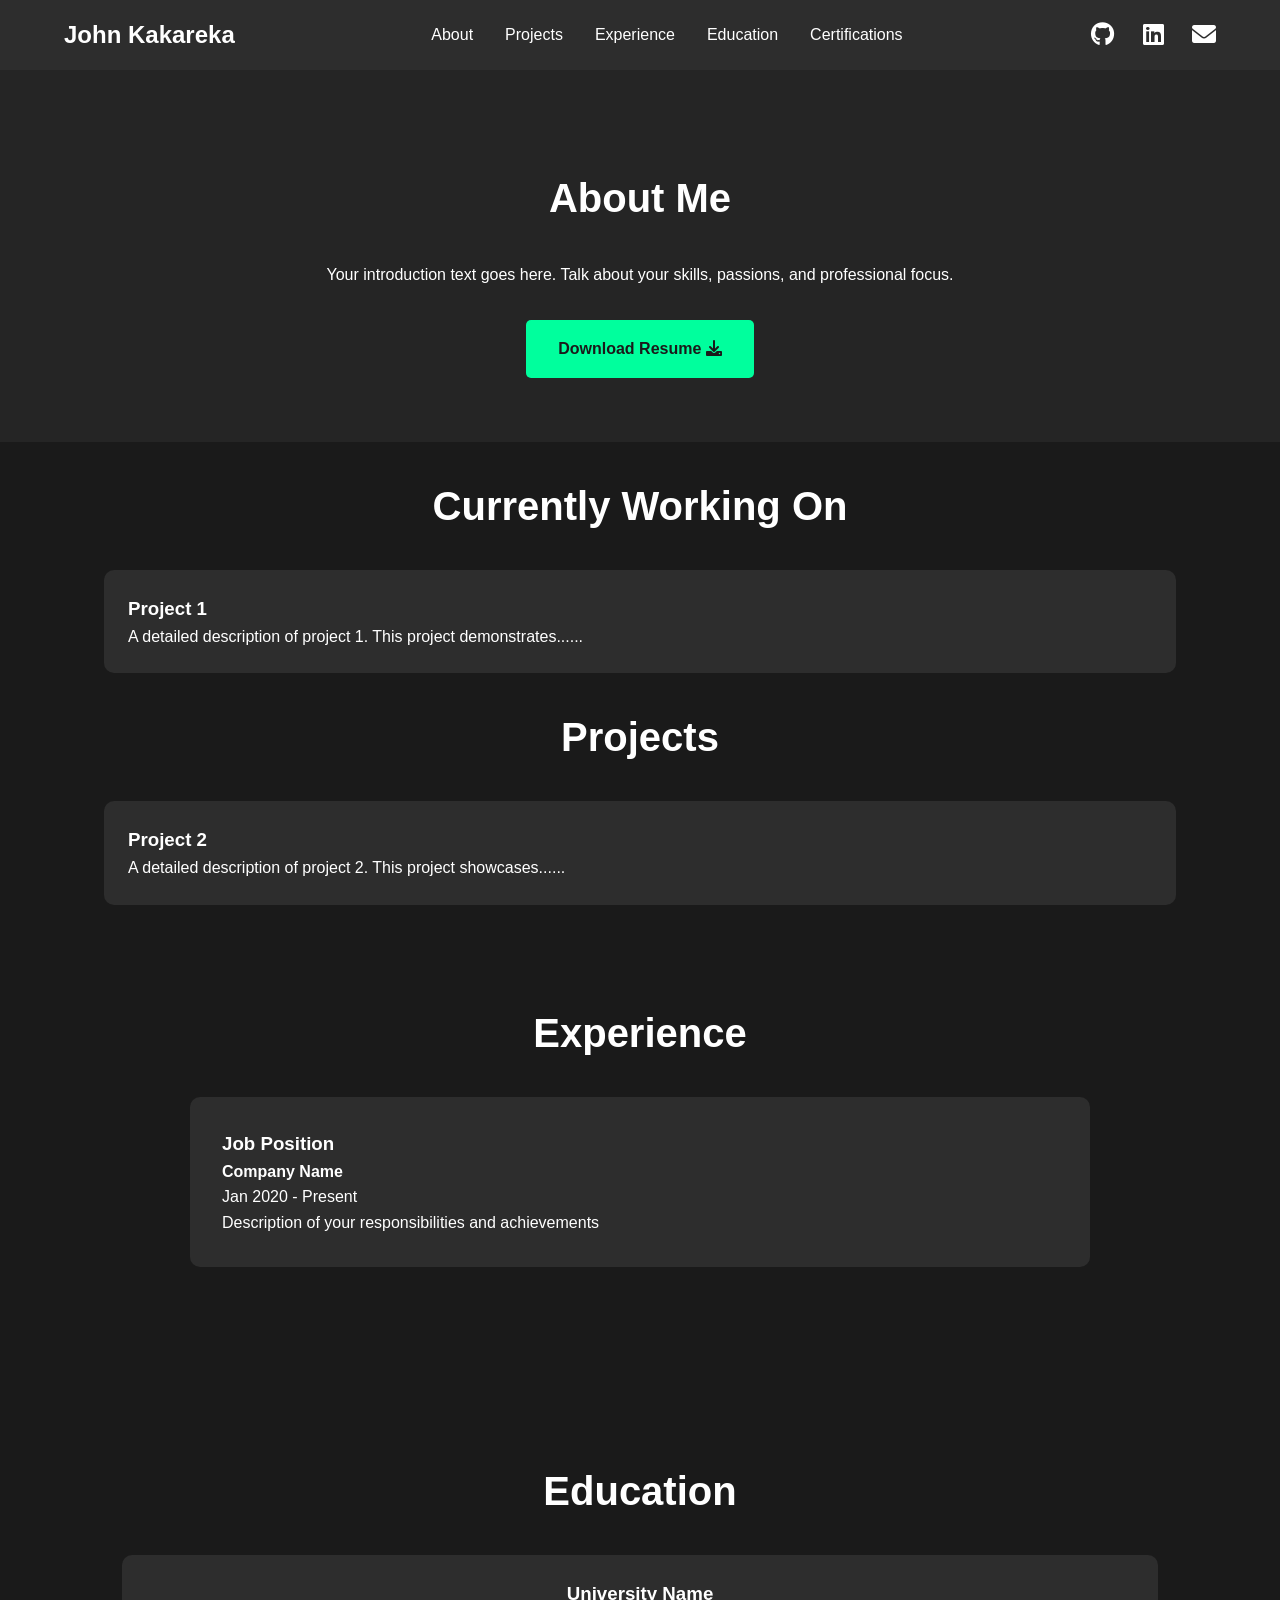
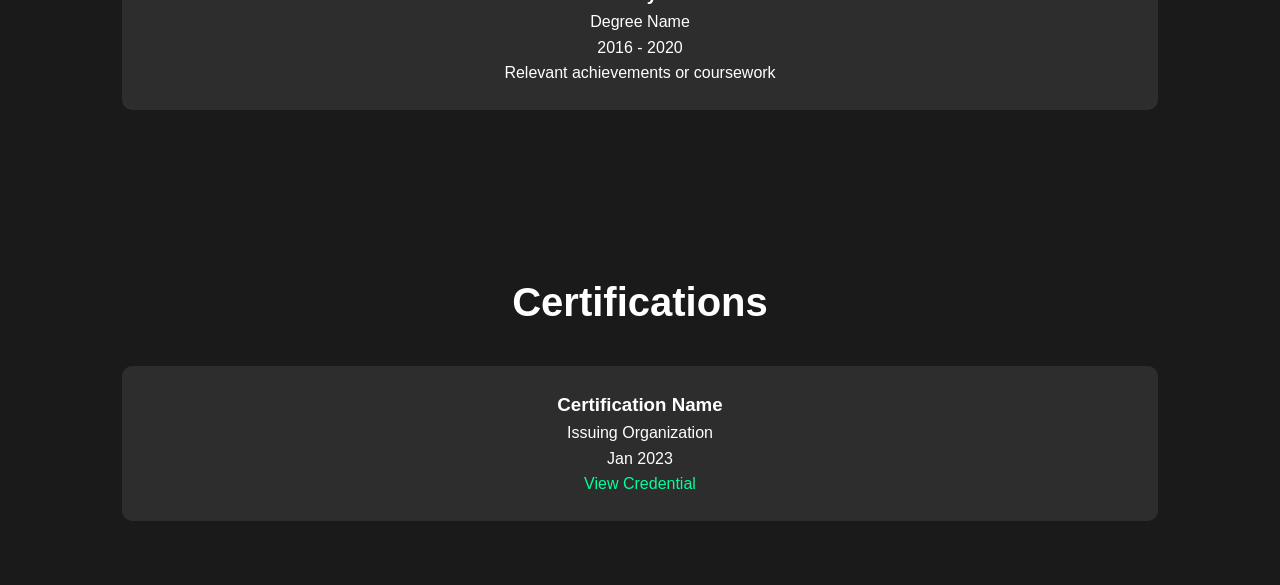
<file: index.html>
<!DOCTYPE html>
<html lang="en">
<head>
    <meta charset="UTF-8">
    <meta name="viewport" content="width=device-width, initial-scale=1.0">
    <title>John Kakarekas Portfolio</title>
    <link rel="stylesheet" href="styles.css">
    <link rel="stylesheet" href="https://cdnjs.cloudflare.com/ajax/libs/font-awesome/6.0.0/css/all.min.css">
</head>
<body>
    <header>
        <nav>
            <h1>John Kakareka</h1>
            <div class="nav-menu">
                <a href="#about">About</a>
                <a href="#projects">Projects</a>
                <a href="#experience">Experience</a>
                <a href="#education">Education</a>
                <a href="#certifications">Certifications</a>
            </div>
            <div class="social-links">
                <a href="https://github.com" target="_blank"><i class="fab fa-github"></i></a>
                <a href="https://linkedin.com/in/johnkakareka" target="_blank"><i class="fab fa-linkedin"></i></a>
                <a href="mailto:jdkakare@iu.edu"><i class="fas fa-envelope"></i></a>
            </div>
        </nav>
    </header>
    <section class="about-me" id="about">
        <div class="content-wrapper">
            <h2>About Me</h2>
            <div class="about-content">
                <p>Your introduction text goes here. Talk about your skills, passions, and professional focus.</p>
                <a href="path/to/your/resume.pdf" download class="resume-btn">
                    Download Resume <i class="fas fa-download"></i>
                </a>
            </div>
        </div>
    </section>

    <section class="current-projects" data-animation="true" id="projects">
        <h2>Currently Working On</h2>
        <div class="project-grid"></div>
    </section>

    <section class="all-projects" data-animation="true">
        <h2>Projects</h2>
        <div class="project-grid"></div>
    </section>

    <section class="experience" data-animation="true" id="experience">
        <div class="content-wrapper">
            <h2>Experience</h2>
            <div class="timeline"></div>
        </div>
    </section>

    <section class="education" data-animation="true" id="education">
        <div class="content-wrapper">
            <h2>Education</h2>
            <div class="education-grid"></div>
        </div>
    </section>

    <section class="certifications" data-animation="true" id="certifications">
        <div class="content-wrapper">
            <h2>Certifications</h2>
            <div class="certs-grid"></div>
        </div>
    </section>


    <div class="modal" id="projectModal">
        <div class="modal-content">
            <span class="close">&times;</span>
            <h2 id="modalTitle"></h2>
            <p id="modalDescription"></p>
            <a href="#" id="modalLink" target="_blank">View Project</a>
        </div>
    </div>

    <script src="script.js"></script>
</body>
</html>
</file>
<file: styles.css>
* {
    margin: 0;
    padding: 0;
    box-sizing: border-box;
    font-family: 'Segoe UI', Tahoma, Geneva, Verdana, sans-serif;
}

body {
    background-color: #1a1a1a;
    color: #ffffff;
    line-height: 1.6;
}

nav {
    display: flex;
    justify-content: space-between;
    align-items: center;
    padding: 1rem 5%;
    background-color: #2d2d2d;
    box-shadow: 0 2px 5px rgba(0,0,0,0.3);
}

.social-links a {
    color: #fff;
    margin-left: 1.5rem;
    font-size: 1.5rem;
    transition: color 0.3s ease;
}

.social-links a:hover {
    color: #00ff9d;
}

h2 {
    text-align: center;
    margin: 2rem 0;
    font-size: 2.5rem;
}

.content-wrapper {
    max-width: 1200px;
    margin: 0 auto;
    padding: 0 5%;
}

/* About Me Section */
.about-me {
    padding: 4rem 5%;
    background-color: #252525;
}

.about-content {
    max-width: 800px;
    margin: 0 auto;
    text-align: center;
}

.resume-btn {
    display: inline-block;
    margin-top: 2rem;
    padding: 1rem 2rem;
    background-color: #00ff9d;
    color: #1a1a1a;
    text-decoration: none;
    border-radius: 5px;
    font-weight: bold;
    transition: transform 0.3s ease, background-color 0.3s ease;
}

.resume-btn:hover {
    transform: translateY(-3px);
    background-color: #00cc7a;
}

/* Experience Section */
.experience {
    padding: 4rem 5%;
}

.timeline {
    position: relative;
    max-width: 900px;
    margin: 0 auto;
}

.timeline-item {
    background: #2d2d2d;
    padding: 2rem;
    margin: 2rem 0;
    border-radius: 10px;
    transition: transform 0.3s ease, box-shadow 0.3s ease;
    cursor: pointer;
}

.timeline-item:hover {
    transform: translateY(-5px);
    box-shadow: 0 5px 15px rgba(0,0,0,0.3);
}

/* Education Section */
.education {
    padding: 4rem 5%;
}

.education-grid {
    display: grid;
    grid-template-columns: repeat(auto-fit, minmax(250px, 1fr));
    gap: 2rem;
}

.education-card {
    background: #2d2d2d;
    padding: 1.5rem;
    border-radius: 10px;
    text-align: center;
    transition: transform 0.3s ease, box-shadow 0.3s ease;
    cursor: pointer;
}

.education-card:hover {
    transform: translateY(-5px);
    box-shadow: 0 5px 15px rgba(0,0,0,0.3);
}

/* Certifications Section */
.certifications {
    padding: 4rem 5%;
}

.certs-grid {
    display: grid;
    grid-template-columns: repeat(auto-fit, minmax(250px, 1fr));
    gap: 2rem;
}

.cert-card {
    background: #2d2d2d;
    padding: 1.5rem;
    border-radius: 10px;
    text-align: center;
    transition: transform 0.3s ease, box-shadow 0.3s ease;
    cursor: pointer;
}

.cert-card:hover {
    transform: translateY(-5px);
    box-shadow: 0 5px 15px rgba(0,0,0,0.3);
}

.cert-card a {
    color: #00ff9d;
    text-decoration: none;
}

/* Projects Section */
.project-grid {
    display: grid;
    grid-template-columns: repeat(auto-fit, minmax(300px, 1fr));
    gap: 2rem;
    padding: 0 5%;
    max-width: 1200px;
    margin: 0 auto;
}

.project-card {
    background: #2d2d2d;
    padding: 1.5rem;
    border-radius: 10px;
    cursor: pointer;
    transition: transform 0.3s ease, box-shadow 0.3s ease;
}

.project-card:hover {
    transform: translateY(-5px);
    box-shadow: 0 5px 15px rgba(0,0,0,0.3);
}

/* Modal */
.modal {
    display: none;
    position: fixed;
    top: 0;
    left: 0;
    width: 100%;
    height: 100%;
    background-color: rgba(0,0,0,0.8);
    z-index: 1000;
}

.modal-content {
    background-color: #2d2d2d;
    margin: 15% auto;
    padding: 2rem;
    width: 70%;
    border-radius: 10px;
    position: relative;
}

.close {
    position: absolute;
    right: 1rem;
    top: 1rem;
    font-size: 2rem;
    cursor: pointer;
}

/* Animations */
@keyframes cardEntrance {
    from {
        opacity: 0;
        transform: translateY(20px);
    }
    to {
        opacity: 1;
        transform: translateY(0);
    }
}

.project-card,
.timeline-item,
.education-card,
.cert-card {
    animation: cardEntrance 0.6s ease-out forwards;
    opacity: 0;
}

@media (max-width: 768px) {
    .project-grid {
        grid-template-columns: 1fr;
    }
    
    .modal-content {
        width: 90%;
    }
}
/* Add these styles */
.nav-menu {
    display: flex;
    gap: 2rem;
    margin-left: 2rem;
}

.nav-menu a {
    color: #fff;
    text-decoration: none;
    font-weight: 500;
    transition: color 0.3s ease;
}

.nav-menu a:hover {
    color: #00ff9d;
}

@media (max-width: 768px) {
    .nav-menu {
        display: none;
    }
    
    nav {
        flex-wrap: wrap;
        justify-content: center;
    }
    
    .social-links {
        margin-top: 1rem;
    }
}
</file>
